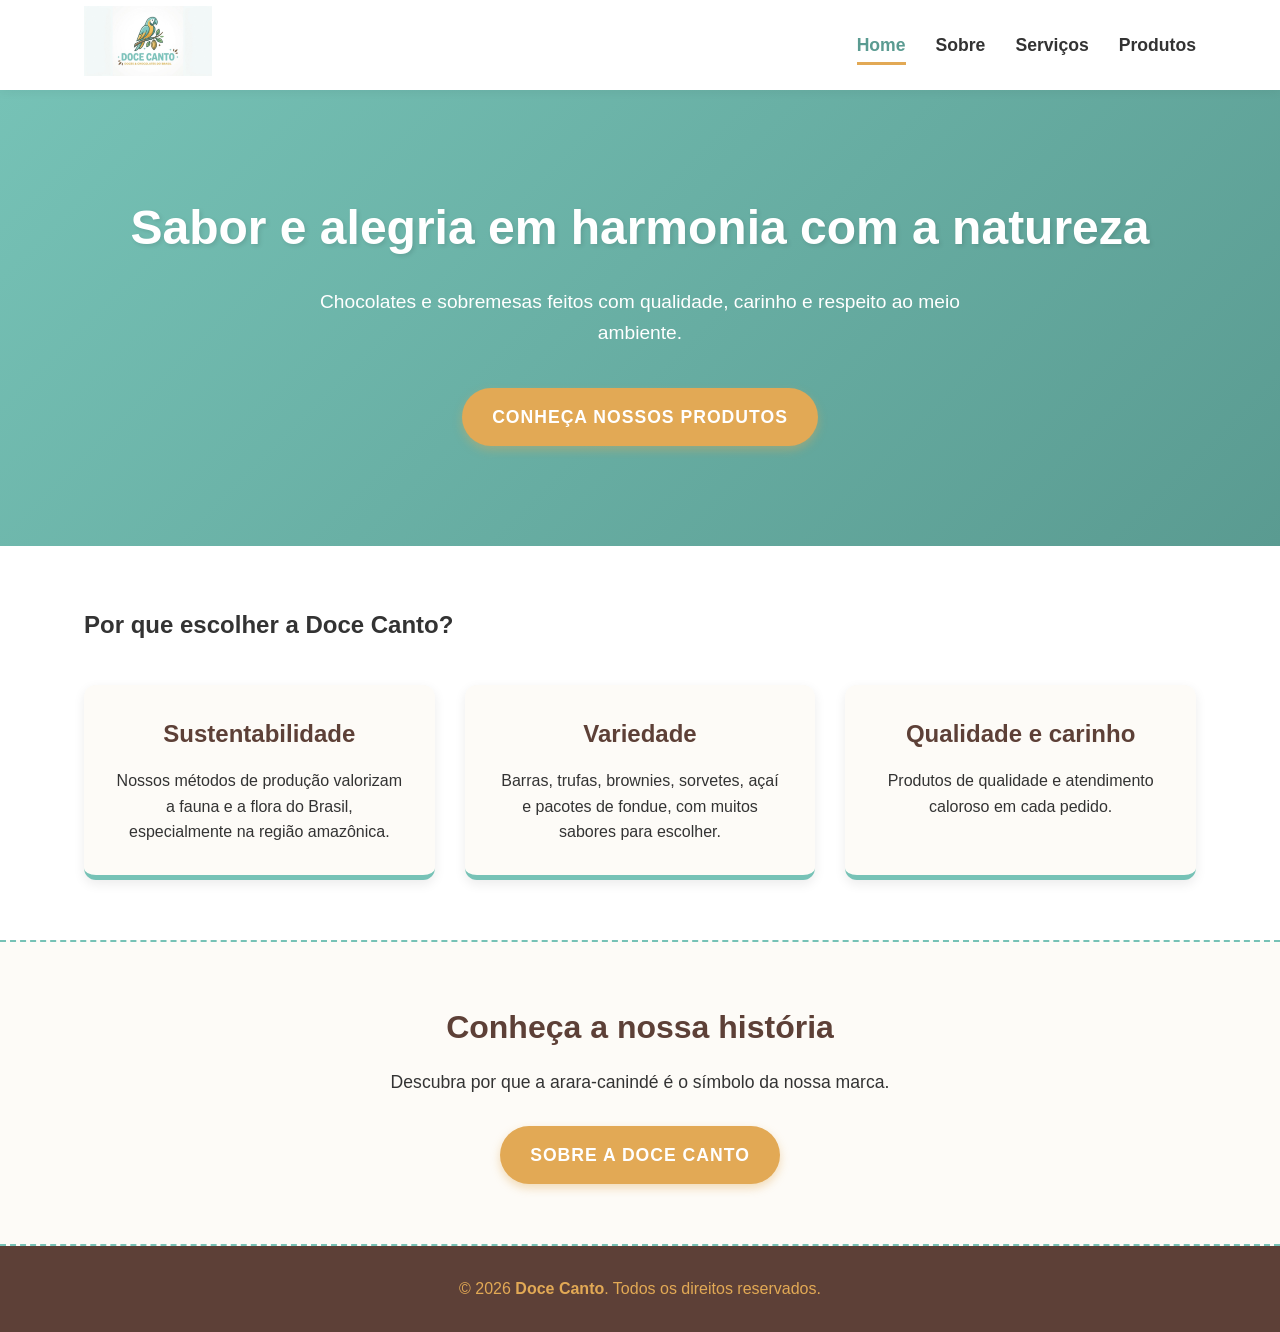
<file: index.html>
<!DOCTYPE html>
<html lang="pt-BR">
<head>
  <meta charset="UTF-8">
  <meta name="viewport" content="width=device-width, initial-scale=1.0">
  <meta name="description" content="Doce Canto: chocolates e sobremesas que levam sabor e alegria e preservam a natureza.">
  <title>Doce Canto | Home</title>
  <link rel="stylesheet" href="style.css">
</head>
<body>

  <header>
    <div class="container nav">
      <a href="index.html" class="logo">
        <img src="Imagem-Doce-Canto.jpeg" alt="Doce Canto - Doces e Chocolates do Brasil">
      </a>
      <nav>
        <ul>
          <li><a href="index.html" class="ativo">Home</a></li>
          <li><a href="sobre.html">Sobre</a></li>
          <li><a href="servicos.html">Serviços</a></li>
          <li><a href="produtos.html">Produtos</a></li>
        </ul>
      </nav>
    </div>
  </header>

  <main>
    <div class="hero">
      <div class="container">
        <h1>Sabor e alegria em harmonia com a natureza</h1>
        <p>Chocolates e sobremesas feitos com qualidade, carinho e respeito ao meio ambiente.</p>
        <a href="produtos.html" class="botao">Conheça nossos produtos</a>
      </div>
    </div>

    <section class="fundo-branco">
      <div class="container">
        <h2>Por que escolher a Doce Canto?</h2>
        <div class="grid">
          <div class="card">
            <h3>Sustentabilidade</h3>
            <p>Nossos métodos de produção valorizam a fauna e a flora do Brasil, especialmente na região amazônica.</p>
          </div>
          <div class="card">
            <h3>Variedade</h3>
            <p>Barras, trufas, brownies, sorvetes, açaí e pacotes de fondue, com muitos sabores para escolher.</p>
          </div>
          <div class="card">
            <h3>Qualidade e carinho</h3>
            <p>Produtos de qualidade e atendimento caloroso em cada pedido.</p>
          </div>
        </div>
      </div>
    </section>

    <div class="chamada">
      <div class="container">
        <h2>Conheça a nossa história</h2>
        <p>Descubra por que a arara-canindé é o símbolo da nossa marca.</p>
        <a href="sobre.html" class="botao">Sobre a Doce Canto</a>
      </div>
    </div>
  </main>

  <footer>
    <div class="container">
      <p>&copy; 2026 <strong>Doce Canto</strong>. Todos os direitos reservados.</p>
    </div>
  </footer>

</body>
</html>
</file>
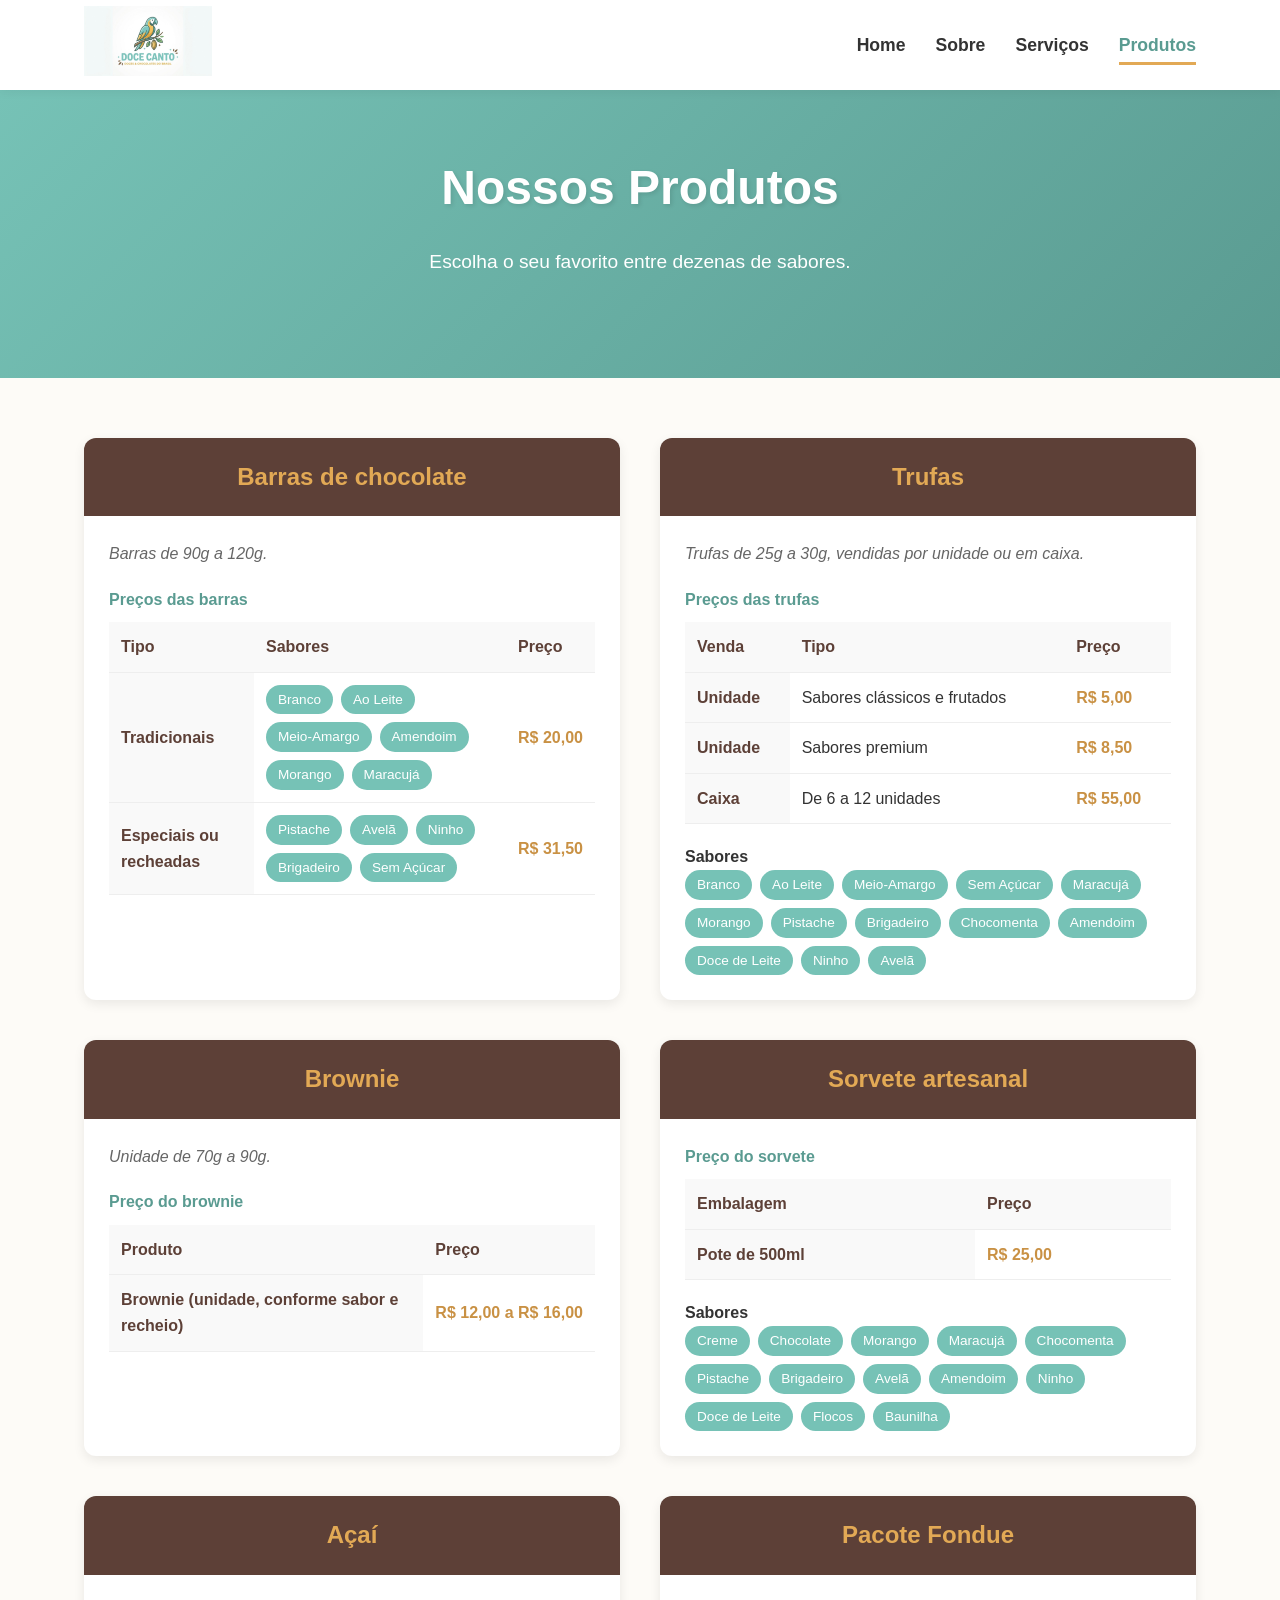
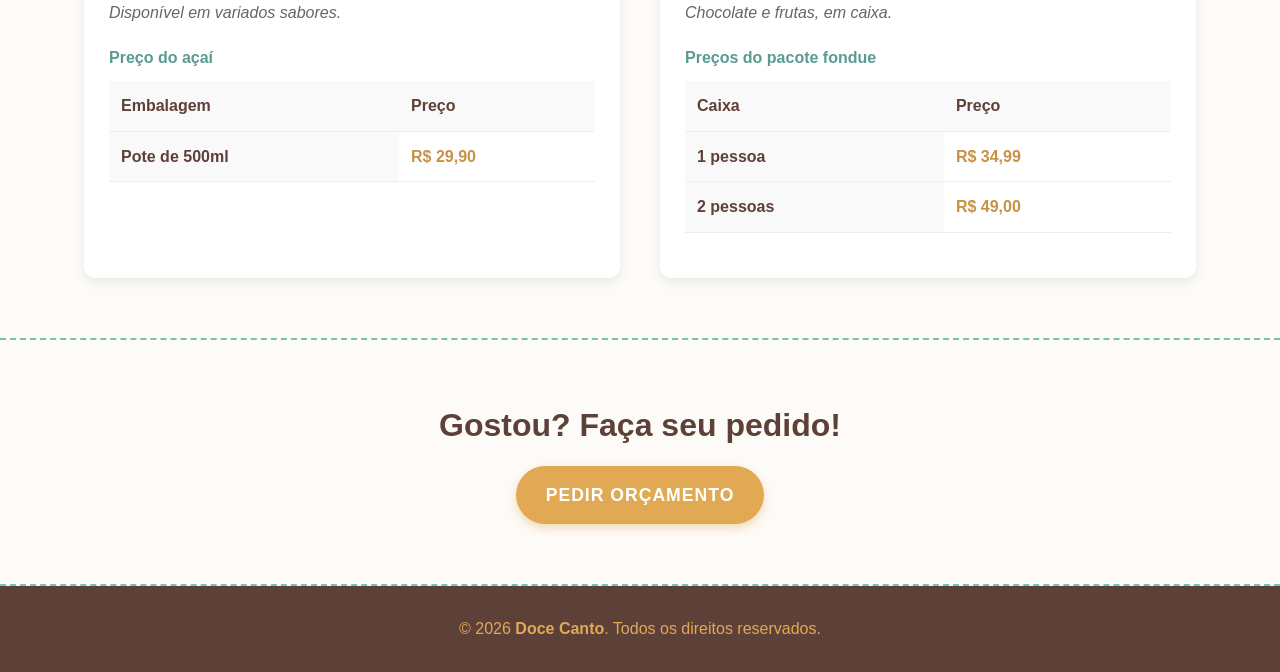
<file: produtos.html>
<!DOCTYPE html>
<html lang="pt-BR">
<head>
  <meta charset="UTF-8">
  <meta name="viewport" content="width=device-width, initial-scale=1.0">
  <meta name="description" content="Barras, trufas, brownies, sorvetes, açaí e pacotes de fondue da Doce Canto, com sabores e preços.">
  <title>Doce Canto | Produtos</title>
  <link rel="stylesheet" href="style.css">
</head>
<body>

  <header>
    <div class="container nav">
      <a href="index.html" class="logo">
        <img src="Imagem-Doce-Canto.jpeg" alt="Doce Canto - Doces e Chocolates do Brasil">
      </a>
      <nav>
        <ul>
          <li><a href="index.html">Home</a></li>
          <li><a href="sobre.html">Sobre</a></li>
          <li><a href="servicos.html">Serviços</a></li>
          <li><a href="produtos.html" class="ativo">Produtos</a></li>
        </ul>
      </nav>
    </div>
  </header>

  <main>
    <div class="hero pequeno">
      <div class="container">
        <h1>Nossos Produtos</h1>
        <p>Escolha o seu favorito entre dezenas de sabores.</p>
      </div>
    </div>

    <section>
      <div class="container">
        <div class="produtos-grid">

          <!-- BARRA -->
          <article class="produto" id="barra">
            <div class="produto-topo"><h3>Barras de chocolate</h3></div>
            <div class="produto-corpo">
              <p>Barras de 90g a 120g.</p>
              <table>
                <caption>Preços das barras</caption>
                <thead>
                  <tr><th scope="col">Tipo</th><th scope="col">Sabores</th><th scope="col">Preço</th></tr>
                </thead>
                <tbody>
                  <tr>
                    <th scope="row">Tradicionais</th>
                    <td>
                      <ul class="sabores">
                        <li>Branco</li><li>Ao Leite</li><li>Meio-Amargo</li>
                        <li>Amendoim</li><li>Morango</li><li>Maracujá</li>
                      </ul>
                    </td>
                    <td class="preco">R$ 20,00</td>
                  </tr>
                  <tr>
                    <th scope="row">Especiais ou recheadas</th>
                    <td>
                      <ul class="sabores">
                        <li>Pistache</li><li>Avelã</li><li>Ninho</li>
                        <li>Brigadeiro</li><li>Sem Açúcar</li>
                      </ul>
                    </td>
                    <td class="preco">R$ 31,50</td>
                  </tr>
                </tbody>
              </table>
            </div>
          </article>

          <!-- TRUFA -->
          <article class="produto" id="trufa">
            <div class="produto-topo"><h3>Trufas</h3></div>
            <div class="produto-corpo">
              <p>Trufas de 25g a 30g, vendidas por unidade ou em caixa.</p>
              <table>
                <caption>Preços das trufas</caption>
                <thead>
                  <tr><th scope="col">Venda</th><th scope="col">Tipo</th><th scope="col">Preço</th></tr>
                </thead>
                <tbody>
                  <tr>
                    <th scope="row">Unidade</th>
                    <td>Sabores clássicos e frutados</td>
                    <td class="preco">R$ 5,00</td>
                  </tr>
                  <tr>
                    <th scope="row">Unidade</th>
                    <td>Sabores premium</td>
                    <td class="preco">R$ 8,50</td>
                  </tr>
                  <tr>
                    <th scope="row">Caixa</th>
                    <td>De 6 a 12 unidades</td>
                    <td class="preco">R$ 55,00</td>
                  </tr>
                </tbody>
              </table>
              <!-- PENDENTE: o grupo ainda não definiu quais sabores são "clássicos e frutados" e quais são "premium" -->
              <h4>Sabores</h4>
              <ul class="sabores">
                <li>Branco</li><li>Ao Leite</li><li>Meio-Amargo</li><li>Sem Açúcar</li>
                <li>Maracujá</li><li>Morango</li><li>Pistache</li><li>Brigadeiro</li>
                <li>Chocomenta</li><li>Amendoim</li><li>Doce de Leite</li><li>Ninho</li><li>Avelã</li>
              </ul>
            </div>
          </article>

          <!-- BROWNIE -->
          <article class="produto" id="brownie">
            <div class="produto-topo"><h3>Brownie</h3></div>
            <div class="produto-corpo">
              <p>Unidade de 70g a 90g.</p>
              <table>
                <caption>Preço do brownie</caption>
                <thead>
                  <tr><th scope="col">Produto</th><th scope="col">Preço</th></tr>
                </thead>
                <tbody>
                  <tr>
                    <th scope="row">Brownie (unidade, conforme sabor e recheio)</th>
                    <td class="preco">R$ 12,00 a R$ 16,00</td>
                  </tr>
                </tbody>
              </table>
              <!-- PENDENTE: o grupo ainda não listou os sabores e recheios do brownie -->
            </div>
          </article>

          <!-- SORVETE -->
          <article class="produto" id="sorvete">
            <div class="produto-topo"><h3>Sorvete artesanal</h3></div>
            <div class="produto-corpo">
              <table>
                <caption>Preço do sorvete</caption>
                <thead>
                  <tr><th scope="col">Embalagem</th><th scope="col">Preço</th></tr>
                </thead>
                <tbody>
                  <tr>
                    <th scope="row">Pote de 500ml</th>
                    <td class="preco">R$ 25,00</td>
                  </tr>
                </tbody>
              </table>
              <h4>Sabores</h4>
              <ul class="sabores">
                <li>Creme</li><li>Chocolate</li><li>Morango</li><li>Maracujá</li>
                <li>Chocomenta</li><li>Pistache</li><li>Brigadeiro</li><li>Avelã</li>
                <li>Amendoim</li><li>Ninho</li><li>Doce de Leite</li><li>Flocos</li><li>Baunilha</li>
              </ul>
            </div>
          </article>

          <!-- AÇAÍ -->
          <article class="produto" id="acai">
            <div class="produto-topo"><h3>Açaí</h3></div>
            <div class="produto-corpo">
              <p>Disponível em variados sabores.</p>
              <table>
                <caption>Preço do açaí</caption>
                <thead>
                  <tr><th scope="col">Embalagem</th><th scope="col">Preço</th></tr>
                </thead>
                <tbody>
                  <tr>
                    <th scope="row">Pote de 500ml</th>
                    <td class="preco">R$ 29,90</td>
                  </tr>
                </tbody>
              </table>
              <!-- PENDENTE: o grupo ainda não listou os sabores do açaí -->
            </div>
          </article>

          <!-- FONDUE -->
          <article class="produto" id="fondue">
            <div class="produto-topo"><h3>Pacote Fondue</h3></div>
            <div class="produto-corpo">
              <p>Chocolate e frutas, em caixa.</p>
              <table>
                <caption>Preços do pacote fondue</caption>
                <thead>
                  <tr><th scope="col">Caixa</th><th scope="col">Preço</th></tr>
                </thead>
                <tbody>
                  <tr>
                    <th scope="row">1 pessoa</th>
                    <td class="preco">R$ 34,99</td>
                  </tr>
                  <tr>
                    <th scope="row">2 pessoas</th>
                    <td class="preco">R$ 49,00</td>
                  </tr>
                </tbody>
              </table>
            </div>
          </article>

        </div>
      </div>
    </section>

    <div class="chamada">
      <div class="container">
        <h2>Gostou? Faça seu pedido!</h2>
        <a href="servicos.html" class="botao">Pedir orçamento</a>
      </div>
    </div>
  </main>

  <footer>
    <div class="container">
      <p>&copy; 2026 <strong>Doce Canto</strong>. Todos os direitos reservados.</p>
    </div>
  </footer>

</body>
</html>
</file>
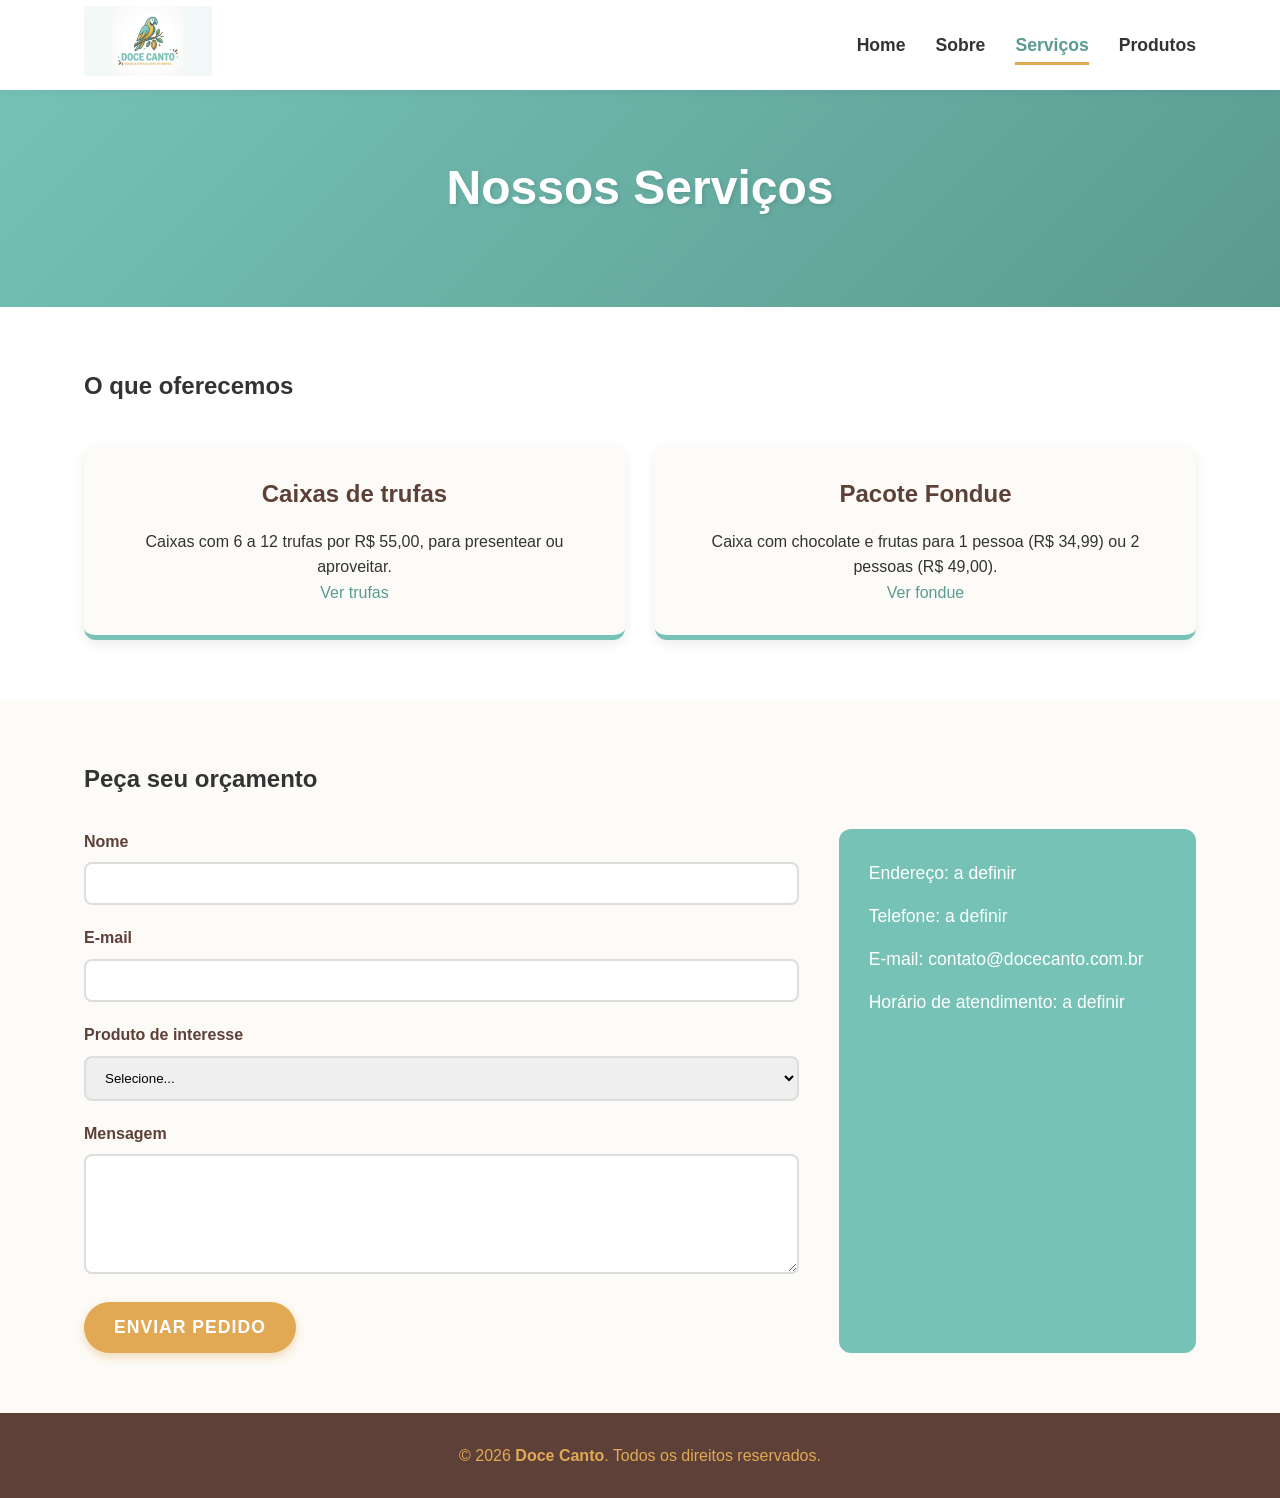
<file: servicos.html>
<!DOCTYPE html>
<html lang="pt-BR">
<head>
  <meta charset="UTF-8">
  <meta name="viewport" content="width=device-width, initial-scale=1.0">
  <meta name="description" content="Caixas de trufas, pacotes de fondue e pedidos de orçamento da Doce Canto.">
  <title>Doce Canto | Serviços</title>
  <link rel="stylesheet" href="style.css">
</head>
<body>

  <header>
    <div class="container nav">
      <a href="index.html" class="logo">
        <img src="Imagem-Doce-Canto.jpeg" alt="Doce Canto - Doces e Chocolates do Brasil">
      </a>
      <nav>
        <ul>
          <li><a href="index.html">Home</a></li>
          <li><a href="sobre.html">Sobre</a></li>
          <li><a href="servicos.html" class="ativo">Serviços</a></li>
          <li><a href="produtos.html">Produtos</a></li>
        </ul>
      </nav>
    </div>
  </header>

  <main>
    <div class="hero pequeno">
      <div class="container">
        <h1>Nossos Serviços</h1>
      </div>
    </div>

    <!-- PENDENTE: o grupo ainda não definiu a lista oficial de serviços.
         Abaixo estão só os que aparecem nos dados reais (caixas e fondue). -->
    <section class="fundo-branco" id="servicos">
      <div class="container">
        <h2>O que oferecemos</h2>
        <div class="grid">
          <div class="card">
            <h3>Caixas de trufas</h3>
            <p>Caixas com 6 a 12 trufas por R$ 55,00, para presentear ou aproveitar.</p>
            <a href="produtos.html#trufa">Ver trufas</a>
          </div>
          <div class="card">
            <h3>Pacote Fondue</h3>
            <p>Caixa com chocolate e frutas para 1 pessoa (R$ 34,99) ou 2 pessoas (R$ 49,00).</p>
            <a href="produtos.html#fondue">Ver fondue</a>
          </div>
        </div>
      </div>
    </section>

    <section class="contato" id="orcamento">
      <div class="container">
        <h2>Peça seu orçamento</h2>
        <div class="contato-grid">

          <!-- PENDENTE: trocar o e-mail abaixo pelo e-mail da empresa -->
          <form action="mailto:contato@docecanto.com.br" method="post" enctype="text/plain">
            <div>
              <label for="nome">Nome</label>
              <input type="text" id="nome" name="nome" required>
            </div>
            <div>
              <label for="email">E-mail</label>
              <input type="email" id="email" name="email" required>
            </div>
            <div>
              <label for="produto">Produto de interesse</label>
              <select id="produto" name="produto" required>
                <option value="">Selecione...</option>
                <option>Barras de chocolate</option>
                <option>Trufas</option>
                <option>Brownie</option>
                <option>Sorvete artesanal</option>
                <option>Açaí</option>
                <option>Pacote Fondue</option>
              </select>
            </div>
            <div>
              <label for="mensagem">Mensagem</label>
              <textarea id="mensagem" name="mensagem" required></textarea>
            </div>
            <button type="submit">Enviar pedido</button>
          </form>

          <!-- PENDENTE: trocar pelos dados de contato da empresa -->
          <div class="info">
            <p>Endereço: a definir</p>
            <p>Telefone: a definir</p>
            <p>E-mail: contato@docecanto.com.br</p>
            <p>Horário de atendimento: a definir</p>
          </div>

        </div>
      </div>
    </section>
  </main>

  <footer>
    <div class="container">
      <p>&copy; 2026 <strong>Doce Canto</strong>. Todos os direitos reservados.</p>
    </div>
  </footer>

</body>
</html>
</file>
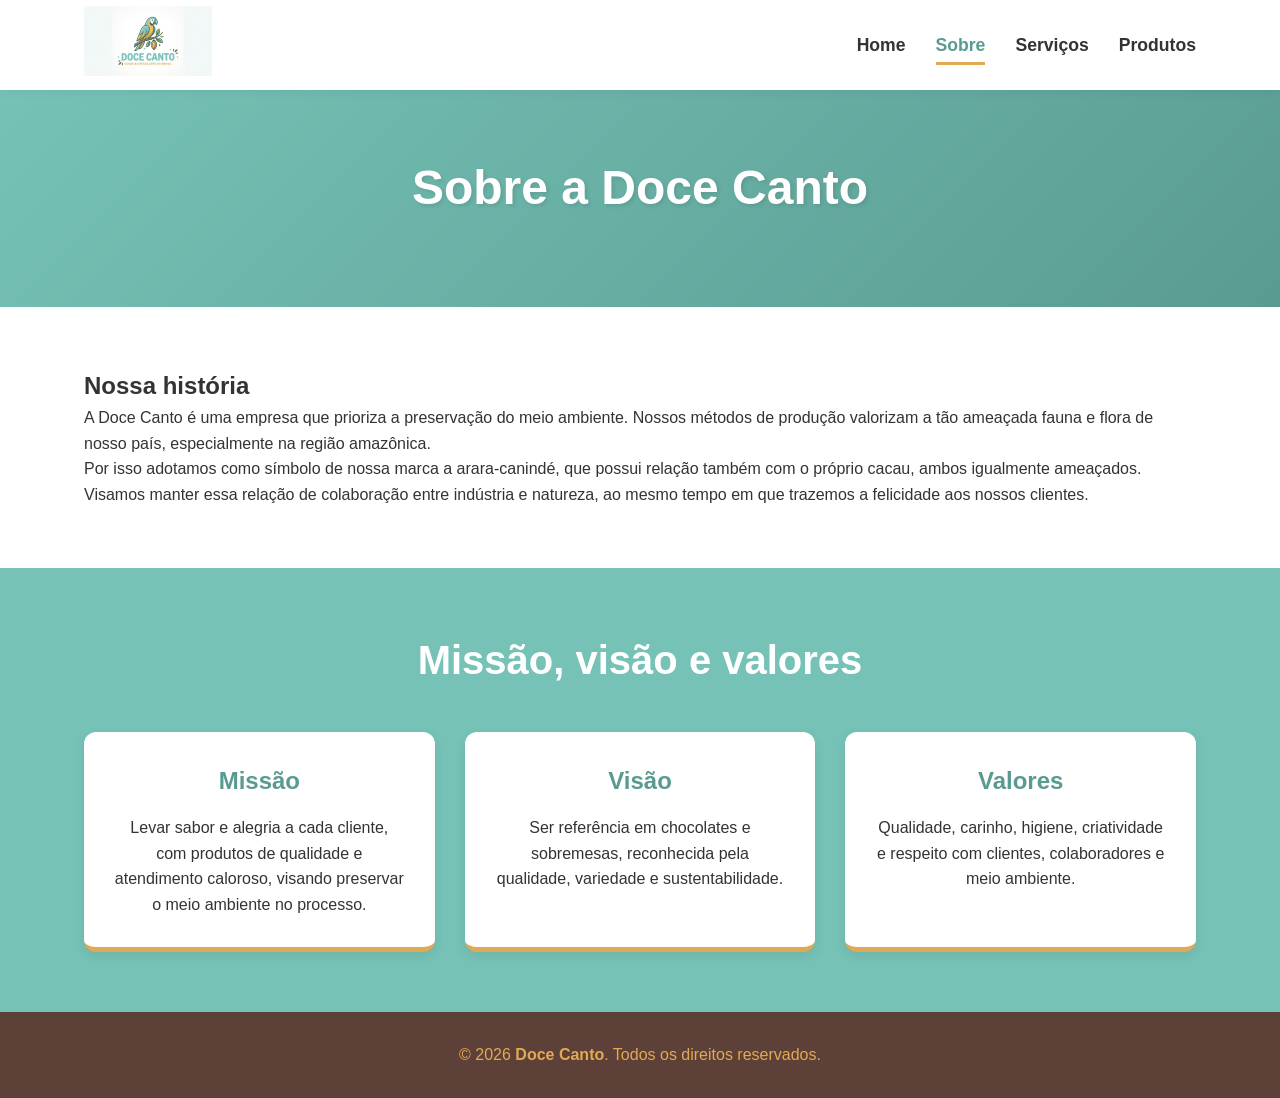
<file: sobre.html>
<!DOCTYPE html>
<html lang="pt-BR">
<head>
  <meta charset="UTF-8">
  <meta name="viewport" content="width=device-width, initial-scale=1.0">
  <meta name="description" content="Conheça a história, a missão, a visão e os valores da Doce Canto.">
  <title>Doce Canto | Sobre</title>
  <link rel="stylesheet" href="style.css">
</head>
<body>

  <header>
    <div class="container nav">
      <a href="index.html" class="logo">
        <img src="Imagem-Doce-Canto.jpeg" alt="Doce Canto - Doces e Chocolates do Brasil">
      </a>
      <nav>
        <ul>
          <li><a href="index.html">Home</a></li>
          <li><a href="sobre.html" class="ativo">Sobre</a></li>
          <li><a href="servicos.html">Serviços</a></li>
          <li><a href="produtos.html">Produtos</a></li>
        </ul>
      </nav>
    </div>
  </header>

  <main>
    <div class="hero pequeno">
      <div class="container">
        <h1>Sobre a Doce Canto</h1>
      </div>
    </div>

    <section class="fundo-branco" id="historia">
      <div class="container">
        <h2>Nossa história</h2>
        <p>
          A Doce Canto é uma empresa que prioriza a preservação do meio ambiente. Nossos métodos de
          produção valorizam a tão ameaçada fauna e flora de nosso país, especialmente na região amazônica.
        </p>
        <p>
          Por isso adotamos como símbolo de nossa marca a arara-canindé, que possui relação também com o
          próprio cacau, ambos igualmente ameaçados. Visamos manter essa relação de colaboração entre
          indústria e natureza, ao mesmo tempo em que trazemos a felicidade aos nossos clientes.
        </p>
      </div>
    </section>

    <section id="missao-visao-valores">
      <div class="container">
        <h2>Missão, visão e valores</h2>
        <div class="grid">
          <div class="card">
            <h3>Missão</h3>
            <p>
              Levar sabor e alegria a cada cliente, com produtos de qualidade e atendimento caloroso,
              visando preservar o meio ambiente no processo.
            </p>
          </div>
          <div class="card">
            <h3>Visão</h3>
            <p>
              Ser referência em chocolates e sobremesas, reconhecida pela qualidade, variedade e
              sustentabilidade.
            </p>
          </div>
          <div class="card">
            <h3>Valores</h3>
            <p>
              Qualidade, carinho, higiene, criatividade e respeito com clientes, colaboradores e meio
              ambiente.
            </p>
          </div>
        </div>
      </div>
    </section>
  </main>

  <footer>
    <div class="container">
      <p>&copy; 2026 <strong>Doce Canto</strong>. Todos os direitos reservados.</p>
    </div>
  </footer>

</body>
</html>
</file>
<file: style.css>
/* =========================================
   VARIÁVEIS DE CORES (Baseadas na Logo)
   ========================================= */
:root {
  --cor-turquesa: #76C2B6;
  --cor-turquesa-escuro: #5A9B91;
  --cor-dourado: #E2A955;
  --cor-dourado-escuro: #C99144;
  --cor-marrom: #5D4037;
  --cor-fundo: #FDFBF7; /* Off-white quente para fundo geral */
  --cor-branco: #FFFFFF;
  --cor-texto: #333333;
  --cor-texto-claro: #666666;
  --sombra: 0 4px 12px rgba(0, 0, 0, 0.08);
  --transicao: all 0.3s ease;
}

/* =========================================
   RESET E CONFIGURAÇÕES GERAIS
   ========================================= */
* {
  margin: 0;
  padding: 0;
  box-sizing: border-box;
}

body {
  font-family: 'Segoe UI', Roboto, Helvetica, Arial, sans-serif;
  background-color: var(--cor-fundo);
  color: var(--cor-texto);
  line-height: 1.6;
}

a {
  text-decoration: none;
  color: var(--cor-turquesa-escuro);
  transition: var(--transicao);
}

a:hover {
  color: var(--cor-dourado-escuro);
}

ul {
  list-style: none;
}

/* Container para alinhar conteúdo */
.container {
  width: 90%;
  max-width: 1200px;
  margin: 0 auto;
  padding: 0 20px;
}

section, .chamada {
  padding: 60px 0;
}

.fundo-branco {
  background-color: var(--cor-branco);
}

/* =========================================
   CABEÇALHO E NAVEGAÇÃO
   ========================================= */
header {
  background-color: var(--cor-branco);
  box-shadow: 0 2px 10px rgba(0,0,0,0.05);
  position: sticky;
  top: 0;
  z-index: 100;
}

.container.nav {
  display: flex;
  justify-content: space-between;
  align-items: center;
  height: 90px;
}

.logo img {
  max-height: 70px;
  width: auto;
  transition: var(--transicao);
}

.logo img:hover {
  transform: scale(1.05);
}

nav ul {
  display: flex;
  gap: 30px;
}

nav a {
  font-weight: 600;
  color: var(--cor-texto);
  font-size: 1.1rem;
  padding: 5px 0;
  position: relative;
}

nav a::after {
  content: '';
  position: absolute;
  width: 0;
  height: 3px;
  bottom: -5px;
  left: 0;
  background-color: var(--cor-dourado);
  transition: var(--transicao);
}

nav a:hover::after, nav a.ativo::after {
  width: 100%;
}

nav a.ativo {
  color: var(--cor-turquesa-escuro);
}

/* =========================================
   BOTÕES EM DESTAQUE
   ========================================= */
.botao, button {
  display: inline-block;
  background-color: var(--cor-dourado);
  color: var(--cor-branco);
  padding: 15px 30px;
  border-radius: 50px;
  font-size: 1.1rem;
  font-weight: bold;
  border: none;
  cursor: pointer;
  box-shadow: 0 4px 10px rgba(226, 169, 85, 0.4);
  transition: var(--transicao);
  text-transform: uppercase;
  letter-spacing: 1px;
}

.botao:hover, button:hover {
  background-color: var(--cor-dourado-escuro);
  color: var(--cor-branco);
  transform: translateY(-3px);
  box-shadow: 0 6px 15px rgba(226, 169, 85, 0.6);
}

/* =========================================
   HERO (Banner Principal)
   ========================================= */
.hero {
  background: linear-gradient(135deg, var(--cor-turquesa), var(--cor-turquesa-escuro));
  color: var(--cor-branco);
  padding: 100px 0;
  text-align: center;
}

.hero.pequeno {
  padding: 60px 0;
}

.hero h1 {
  font-size: 3rem;
  margin-bottom: 20px;
  text-shadow: 2px 2px 4px rgba(0,0,0,0.1);
}

.hero p {
  font-size: 1.2rem;
  margin-bottom: 40px;
  max-width: 700px;
  margin-left: auto;
  margin-right: auto;
}

/* =========================================
   GRIDS E CARDS GERAIS
   ========================================= */
.grid {
  display: grid;
  grid-template-columns: repeat(auto-fit, minmax(300px, 1fr));
  gap: 30px;
  margin-top: 40px;
}

.card {
  background-color: var(--cor-fundo);
  padding: 30px;
  border-radius: 12px;
  box-shadow: var(--sombra);
  text-align: center;
  transition: var(--transicao);
  border-bottom: 5px solid var(--cor-turquesa);
}

.card:hover {
  transform: translateY(-10px);
  box-shadow: 0 10px 20px rgba(0,0,0,0.1);
}

.card h3 {
  color: var(--cor-marrom);
  font-size: 1.5rem;
  margin-bottom: 15px;
}

/* =========================================
   DESTAQUE: MISSÃO, VISÃO E VALORES
   ========================================= */
#missao-visao-valores {
  background-color: var(--cor-turquesa);
  color: var(--cor-branco);
  text-align: center;
}

#missao-visao-valores h2 {
  font-size: 2.5rem;
  color: var(--cor-branco);
  margin-bottom: 20px;
}

#missao-visao-valores .card {
  background-color: var(--cor-branco);
  color: var(--cor-texto);
  border-bottom: 5px solid var(--cor-dourado); /* Contraste em dourado */
}

#missao-visao-valores .card h3 {
  color: var(--cor-turquesa-escuro);
}

/* =========================================
   CHAMADAS PARA AÇÃO (Call to Action)
   ========================================= */
.chamada {
  background-color: var(--cor-fundo);
  text-align: center;
  border-top: 2px dashed var(--cor-turquesa);
  border-bottom: 2px dashed var(--cor-turquesa);
}

.chamada h2 {
  color: var(--cor-marrom);
  margin-bottom: 15px;
  font-size: 2rem;
}

.chamada p {
  margin-bottom: 30px;
  font-size: 1.1rem;
}

/* =========================================
   PRODUTOS E TABELAS
   ========================================= */
.produtos-grid {
  display: grid;
  grid-template-columns: repeat(auto-fit, minmax(350px, 1fr));
  gap: 40px;
}

.produto {
  background: var(--cor-branco);
  border-radius: 12px;
  overflow: hidden;
  box-shadow: var(--sombra);
  transition: var(--transicao);
}

.produto:hover {
  box-shadow: 0 12px 24px rgba(0,0,0,0.15);
}

.produto-topo {
  background-color: var(--cor-marrom);
  color: var(--cor-dourado);
  padding: 20px;
  text-align: center;
}

.produto-topo h3 {
  font-size: 1.5rem;
  margin: 0;
}

.produto-corpo {
  padding: 25px;
}

.produto-corpo p {
  margin-bottom: 20px;
  font-style: italic;
  color: var(--cor-texto-claro);
}

table {
  width: 100%;
  border-collapse: collapse;
  margin-bottom: 20px;
}

caption {
  font-weight: bold;
  margin-bottom: 10px;
  color: var(--cor-turquesa-escuro);
  text-align: left;
}

th, td {
  padding: 12px;
  border-bottom: 1px solid #eeeeee;
  text-align: left;
}

th {
  background-color: #f9f9f9;
  color: var(--cor-marrom);
}

.preco {
  font-weight: bold;
  color: var(--cor-dourado-escuro);
  white-space: nowrap;
}

ul.sabores {
  display: flex;
  flex-wrap: wrap;
  gap: 8px;
  padding: 0;
}

ul.sabores li {
  background-color: var(--cor-turquesa);
  color: var(--cor-branco);
  padding: 4px 12px;
  border-radius: 15px;
  font-size: 0.85rem;
  font-weight: 500;
}

/* =========================================
   FORMULÁRIO DE CONTATO (Orçamento)
   ========================================= */
.contato-grid {
  display: grid;
  grid-template-columns: 2fr 1fr;
  gap: 40px;
  margin-top: 30px;
}

form div {
  margin-bottom: 20px;
}

label {
  display: block;
  font-weight: bold;
  color: var(--cor-marrom);
  margin-bottom: 8px;
}

input, select, textarea {
  width: 100%;
  padding: 12px 15px;
  border: 2px solid #ddd;
  border-radius: 8px;
  font-family: inherit;
  transition: var(--transicao);
}

input:focus, select:focus, textarea:focus {
  outline: none;
  border-color: var(--cor-turquesa);
  box-shadow: 0 0 0 3px rgba(118, 194, 182, 0.2);
}

textarea {
  resize: vertical;
  min-height: 120px;
}

.info {
  background-color: var(--cor-turquesa);
  color: var(--cor-branco);
  padding: 30px;
  border-radius: 12px;
}

.info p {
  margin-bottom: 15px;
  font-size: 1.1rem;
}

/* =========================================
   RODAPÉ
   ========================================= */
footer {
  background-color: var(--cor-marrom);
  color: var(--cor-dourado);
  text-align: center;
  padding: 30px 0;
  margin-top: auto;
}

/* =========================================
   RESPONSIVIDADE (Telas menores)
   ========================================= */
@media (max-width: 768px) {
  .container.nav {
    flex-direction: column;
    height: auto;
    padding: 15px;
    gap: 15px;
  }
  
  nav ul {
    flex-wrap: wrap;
    justify-content: center;
    gap: 15px;
  }
  
  .contato-grid {
    grid-template-columns: 1fr;
  }
  
  .hero h1 {
    font-size: 2.2rem;
  }
}
</file>
